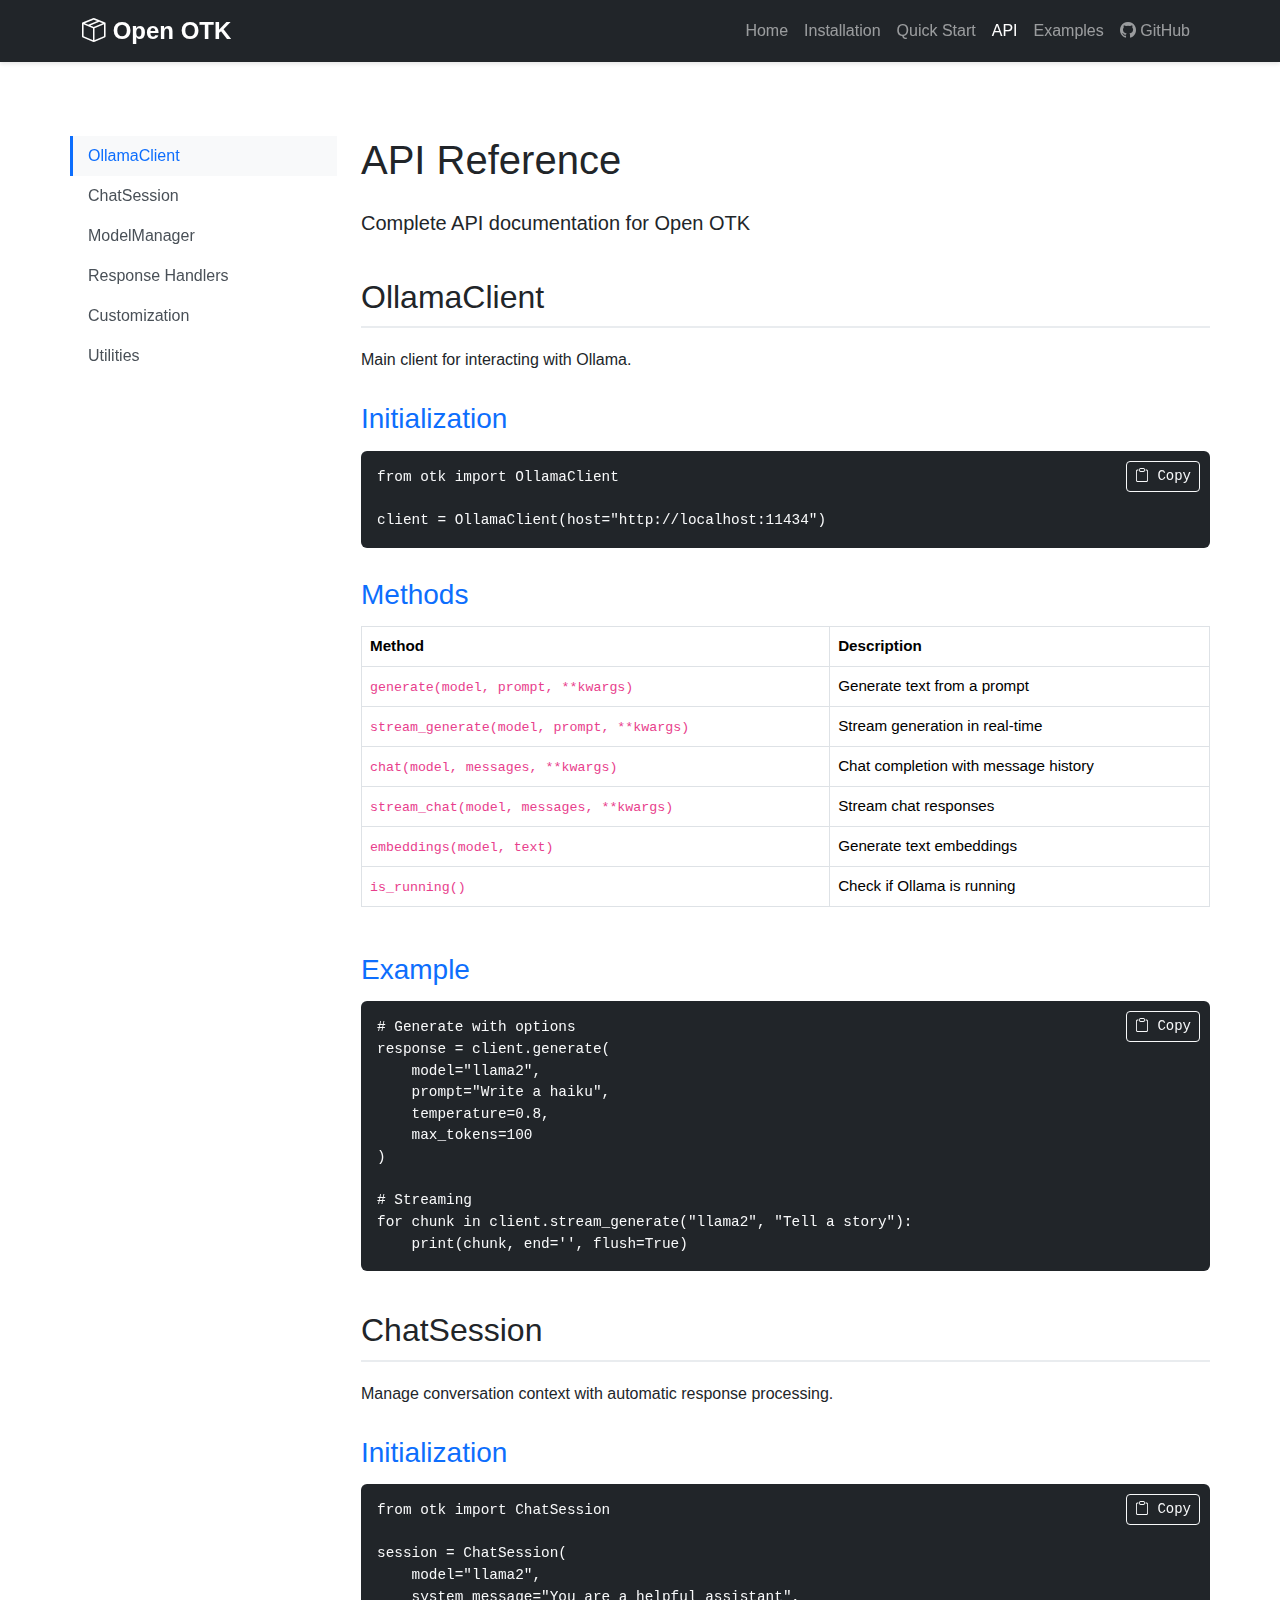
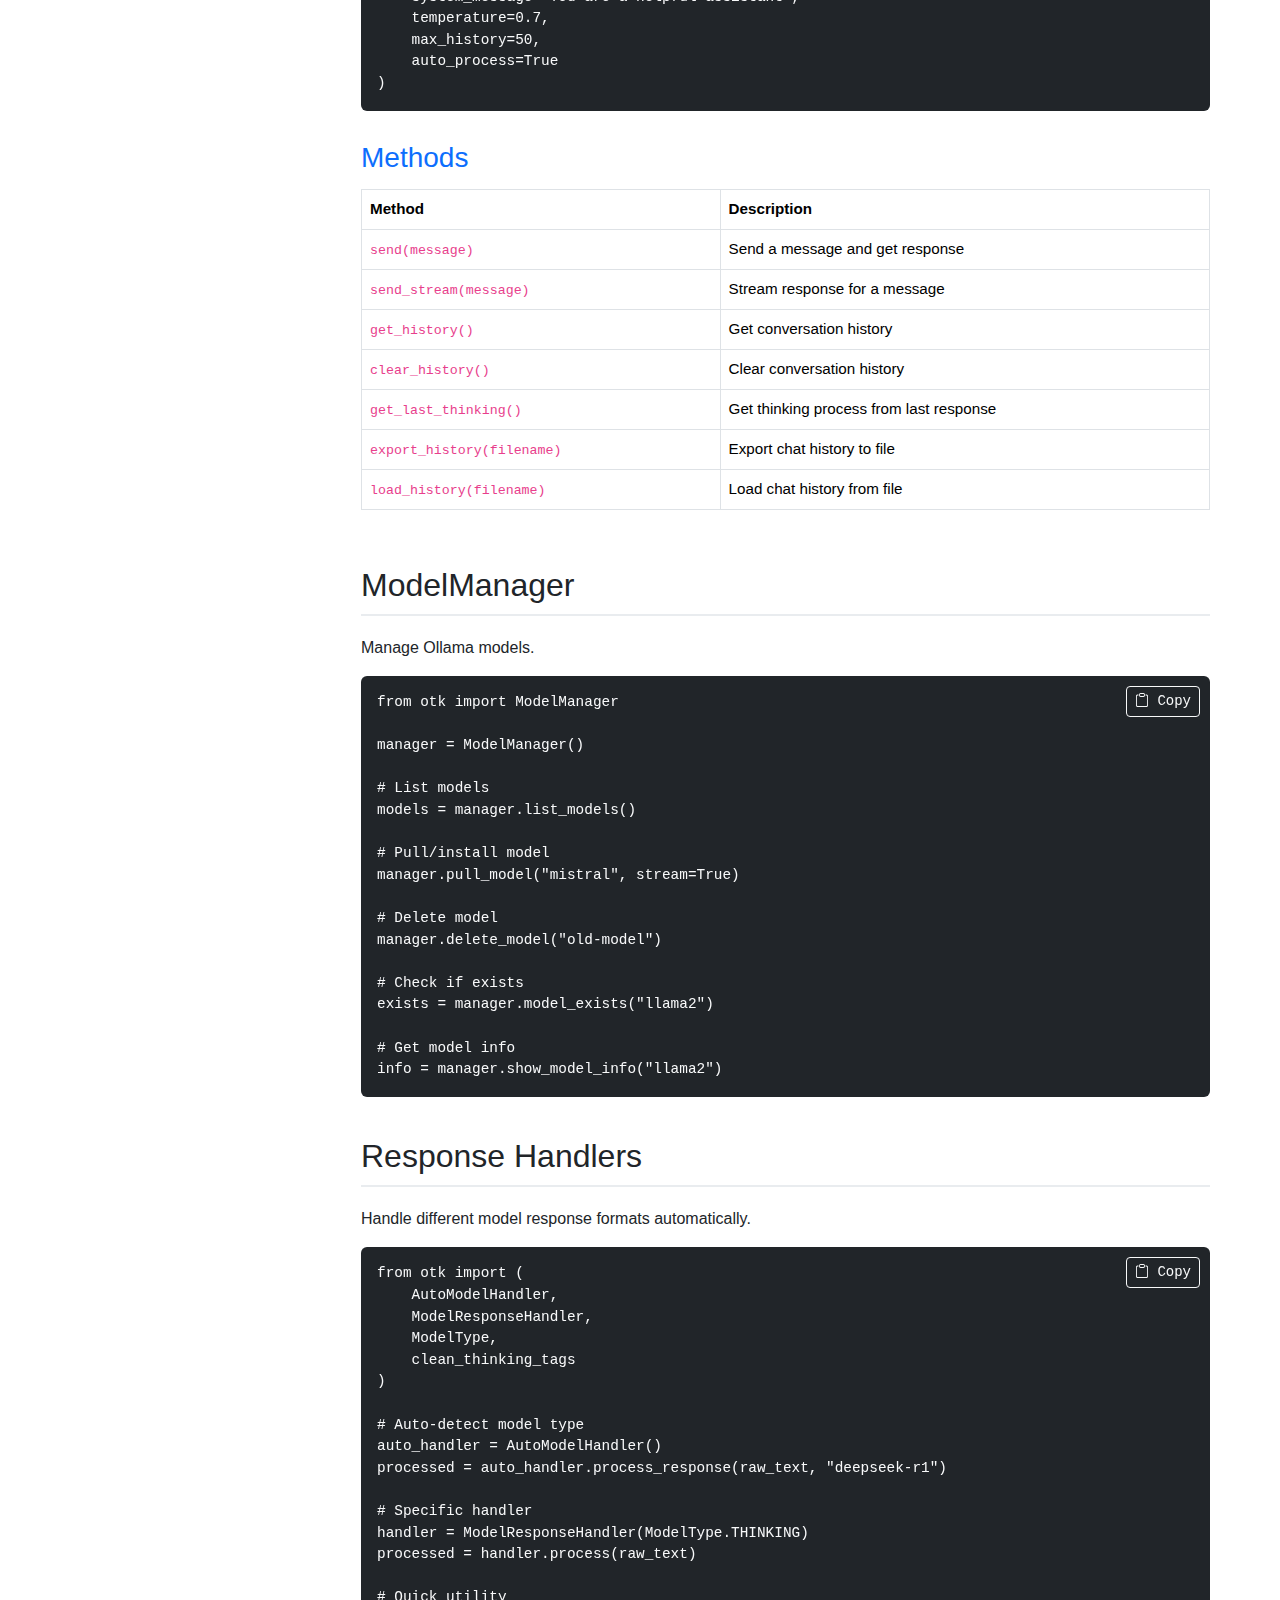
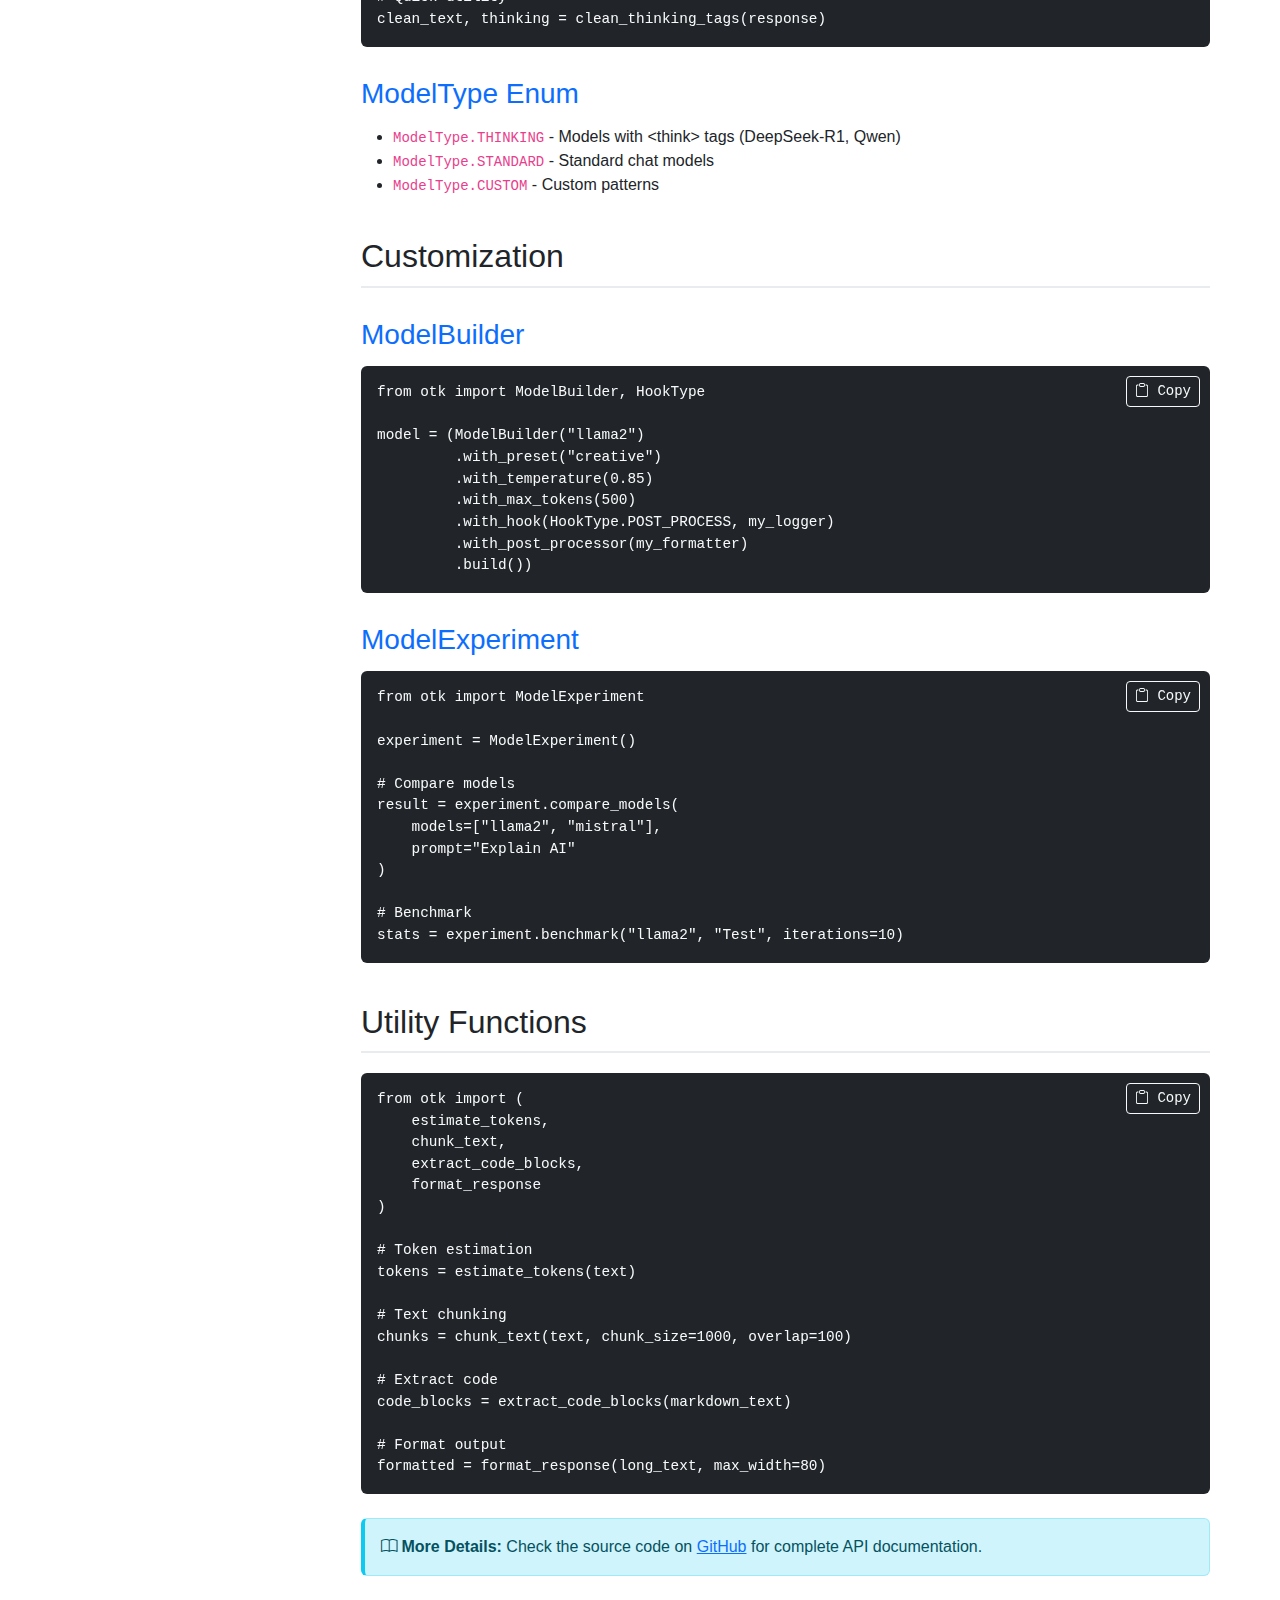
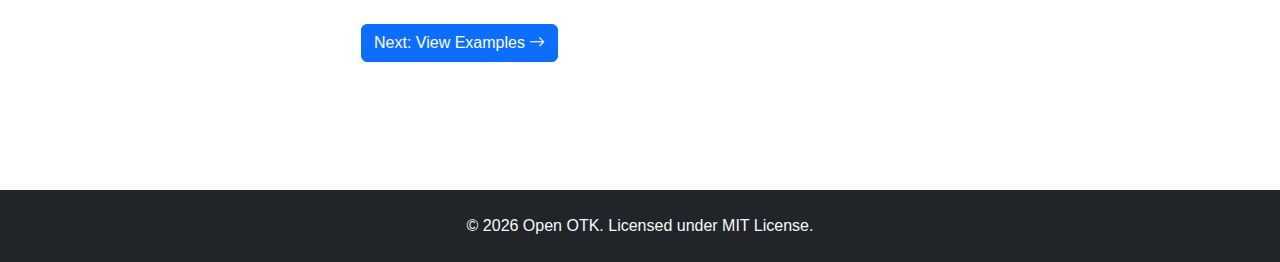
<file: api.html>
<!DOCTYPE html>
<html lang="en">
<head>
    <meta charset="UTF-8">
    <meta name="viewport" content="width=device-width, initial-scale=1.0">
    <title>API Reference - Open OTK</title>
    <link href="https://cdn.jsdelivr.net/npm/bootstrap@5.3.0/dist/css/bootstrap.min.css" rel="stylesheet">
    <link rel="stylesheet" href="https://cdn.jsdelivr.net/npm/bootstrap-icons@1.11.0/font/bootstrap-icons.css">
    <link rel="stylesheet" href="css/style.css">
</head>
<body>
    <nav class="navbar navbar-expand-lg navbar-dark bg-dark fixed-top">
        <div class="container">
            <a class="navbar-brand fw-bold" href="index.html"><i class="bi bi-box-seam"></i> Open OTK</a>
            <button class="navbar-toggler" type="button" data-bs-toggle="collapse" data-bs-target="#navbarNav">
                <span class="navbar-toggler-icon"></span>
            </button>
            <div class="collapse navbar-collapse" id="navbarNav">
                <ul class="navbar-nav ms-auto">
                    <li class="nav-item"><a class="nav-link" href="index.html">Home</a></li>
                    <li class="nav-item"><a class="nav-link" href="installation.html">Installation</a></li>
                    <li class="nav-item"><a class="nav-link" href="quickstart.html">Quick Start</a></li>
                    <li class="nav-item"><a class="nav-link active" href="api.html">API</a></li>
                    <li class="nav-item"><a class="nav-link" href="examples.html">Examples</a></li>
                    <li class="nav-item"><a class="nav-link" href="https://github.com/aiextension/open-otk" target="_blank"><i class="bi bi-github"></i> GitHub</a></li>
                </ul>
            </div>
        </div>
    </nav>

    <div class="container content-section">
        <div class="row">
            <div class="col-lg-3">
                <div class="sidebar">
                    <nav class="nav flex-column">
                        <a class="nav-link active" href="#ollamaclient">OllamaClient</a>
                        <a class="nav-link" href="#chatsession">ChatSession</a>
                        <a class="nav-link" href="#modelmanager">ModelManager</a>
                        <a class="nav-link" href="#response-handlers">Response Handlers</a>
                        <a class="nav-link" href="#customization">Customization</a>
                        <a class="nav-link" href="#utilities">Utilities</a>
                    </nav>
                </div>
            </div>

            <div class="col-lg-9">
                <h1 class="mb-4">API Reference</h1>
                <p class="lead">Complete API documentation for Open OTK</p>

                <section id="ollamaclient">
                    <h2>OllamaClient</h2>
                    <p>Main client for interacting with Ollama.</p>

                    <h3>Initialization</h3>
                    <pre class="bg-dark text-light p-3 rounded"><code>from otk import OllamaClient

client = OllamaClient(host="http://localhost:11434")</code></pre>

                    <h3>Methods</h3>
                    <div class="table-responsive">
                        <table class="table table-bordered">
                            <thead>
                                <tr>
                                    <th>Method</th>
                                    <th>Description</th>
                                </tr>
                            </thead>
                            <tbody>
                                <tr>
                                    <td><code>generate(model, prompt, **kwargs)</code></td>
                                    <td>Generate text from a prompt</td>
                                </tr>
                                <tr>
                                    <td><code>stream_generate(model, prompt, **kwargs)</code></td>
                                    <td>Stream generation in real-time</td>
                                </tr>
                                <tr>
                                    <td><code>chat(model, messages, **kwargs)</code></td>
                                    <td>Chat completion with message history</td>
                                </tr>
                                <tr>
                                    <td><code>stream_chat(model, messages, **kwargs)</code></td>
                                    <td>Stream chat responses</td>
                                </tr>
                                <tr>
                                    <td><code>embeddings(model, text)</code></td>
                                    <td>Generate text embeddings</td>
                                </tr>
                                <tr>
                                    <td><code>is_running()</code></td>
                                    <td>Check if Ollama is running</td>
                                </tr>
                            </tbody>
                        </table>
                    </div>

                    <h3>Example</h3>
                    <pre class="bg-dark text-light p-3 rounded"><code># Generate with options
response = client.generate(
    model="llama2",
    prompt="Write a haiku",
    temperature=0.8,
    max_tokens=100
)

# Streaming
for chunk in client.stream_generate("llama2", "Tell a story"):
    print(chunk, end='', flush=True)</code></pre>
                </section>

                <section id="chatsession">
                    <h2>ChatSession</h2>
                    <p>Manage conversation context with automatic response processing.</p>

                    <h3>Initialization</h3>
                    <pre class="bg-dark text-light p-3 rounded"><code>from otk import ChatSession

session = ChatSession(
    model="llama2",
    system_message="You are a helpful assistant",
    temperature=0.7,
    max_history=50,
    auto_process=True
)</code></pre>

                    <h3>Methods</h3>
                    <div class="table-responsive">
                        <table class="table table-bordered">
                            <thead>
                                <tr>
                                    <th>Method</th>
                                    <th>Description</th>
                                </tr>
                            </thead>
                            <tbody>
                                <tr>
                                    <td><code>send(message)</code></td>
                                    <td>Send a message and get response</td>
                                </tr>
                                <tr>
                                    <td><code>send_stream(message)</code></td>
                                    <td>Stream response for a message</td>
                                </tr>
                                <tr>
                                    <td><code>get_history()</code></td>
                                    <td>Get conversation history</td>
                                </tr>
                                <tr>
                                    <td><code>clear_history()</code></td>
                                    <td>Clear conversation history</td>
                                </tr>
                                <tr>
                                    <td><code>get_last_thinking()</code></td>
                                    <td>Get thinking process from last response</td>
                                </tr>
                                <tr>
                                    <td><code>export_history(filename)</code></td>
                                    <td>Export chat history to file</td>
                                </tr>
                                <tr>
                                    <td><code>load_history(filename)</code></td>
                                    <td>Load chat history from file</td>
                                </tr>
                            </tbody>
                        </table>
                    </div>
                </section>

                <section id="modelmanager">
                    <h2>ModelManager</h2>
                    <p>Manage Ollama models.</p>

                    <pre class="bg-dark text-light p-3 rounded"><code>from otk import ModelManager

manager = ModelManager()

# List models
models = manager.list_models()

# Pull/install model
manager.pull_model("mistral", stream=True)

# Delete model
manager.delete_model("old-model")

# Check if exists
exists = manager.model_exists("llama2")

# Get model info
info = manager.show_model_info("llama2")</code></pre>
                </section>

                <section id="response-handlers">
                    <h2>Response Handlers</h2>
                    <p>Handle different model response formats automatically.</p>

                    <pre class="bg-dark text-light p-3 rounded"><code>from otk import (
    AutoModelHandler,
    ModelResponseHandler,
    ModelType,
    clean_thinking_tags
)

# Auto-detect model type
auto_handler = AutoModelHandler()
processed = auto_handler.process_response(raw_text, "deepseek-r1")

# Specific handler
handler = ModelResponseHandler(ModelType.THINKING)
processed = handler.process(raw_text)

# Quick utility
clean_text, thinking = clean_thinking_tags(response)</code></pre>

                    <h3>ModelType Enum</h3>
                    <ul>
                        <li><code>ModelType.THINKING</code> - Models with &lt;think&gt; tags (DeepSeek-R1, Qwen)</li>
                        <li><code>ModelType.STANDARD</code> - Standard chat models</li>
                        <li><code>ModelType.CUSTOM</code> - Custom patterns</li>
                    </ul>
                </section>

                <section id="customization">
                    <h2>Customization</h2>
                    
                    <h3>ModelBuilder</h3>
                    <pre class="bg-dark text-light p-3 rounded"><code>from otk import ModelBuilder, HookType

model = (ModelBuilder("llama2")
         .with_preset("creative")
         .with_temperature(0.85)
         .with_max_tokens(500)
         .with_hook(HookType.POST_PROCESS, my_logger)
         .with_post_processor(my_formatter)
         .build())</code></pre>

                    <h3>ModelExperiment</h3>
                    <pre class="bg-dark text-light p-3 rounded"><code>from otk import ModelExperiment

experiment = ModelExperiment()

# Compare models
result = experiment.compare_models(
    models=["llama2", "mistral"],
    prompt="Explain AI"
)

# Benchmark
stats = experiment.benchmark("llama2", "Test", iterations=10)</code></pre>
                </section>

                <section id="utilities">
                    <h2>Utility Functions</h2>
                    <pre class="bg-dark text-light p-3 rounded"><code>from otk import (
    estimate_tokens,
    chunk_text,
    extract_code_blocks,
    format_response
)

# Token estimation
tokens = estimate_tokens(text)

# Text chunking
chunks = chunk_text(text, chunk_size=1000, overlap=100)

# Extract code
code_blocks = extract_code_blocks(markdown_text)

# Format output
formatted = format_response(long_text, max_width=80)</code></pre>
                </section>

                <div class="alert alert-info mt-4">
                    <i class="bi bi-book"></i> <strong>More Details:</strong> Check the source code on <a href="https://github.com/aiextension/open-otk" target="_blank">GitHub</a> for complete API documentation.
                </div>

                <div class="mt-5">
                    <a href="examples.html" class="btn btn-primary">
                        Next: View Examples <i class="bi bi-arrow-right"></i>
                    </a>
                </div>
            </div>
        </div>
    </div>

    <footer class="bg-dark text-light py-4 mt-5">
        <div class="container text-center">
            <p class="mb-0">&copy; 2026 Open OTK. Licensed under MIT License.</p>
        </div>
    </footer>

    <script src="https://cdn.jsdelivr.net/npm/bootstrap@5.3.0/dist/js/bootstrap.bundle.min.js"></script>
    <script src="js/script.js"></script>
</body>
</html>
</file>
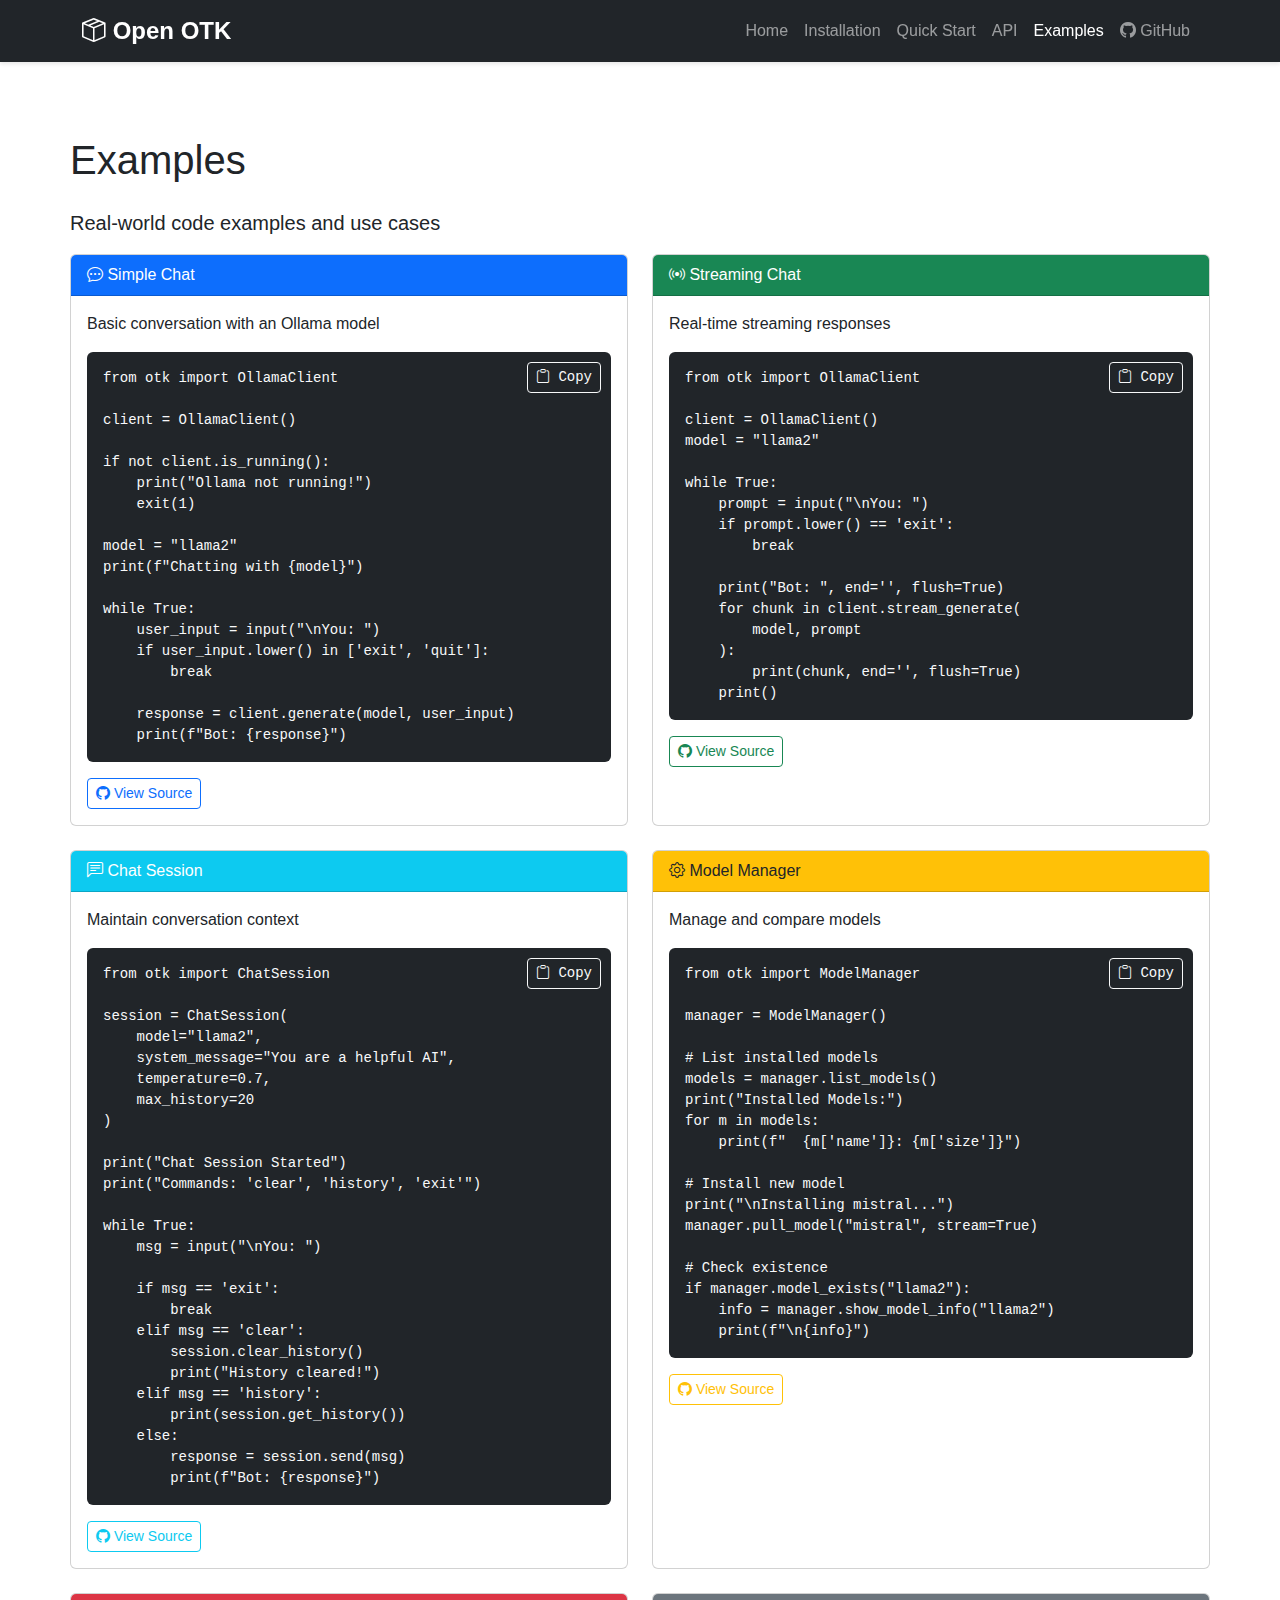
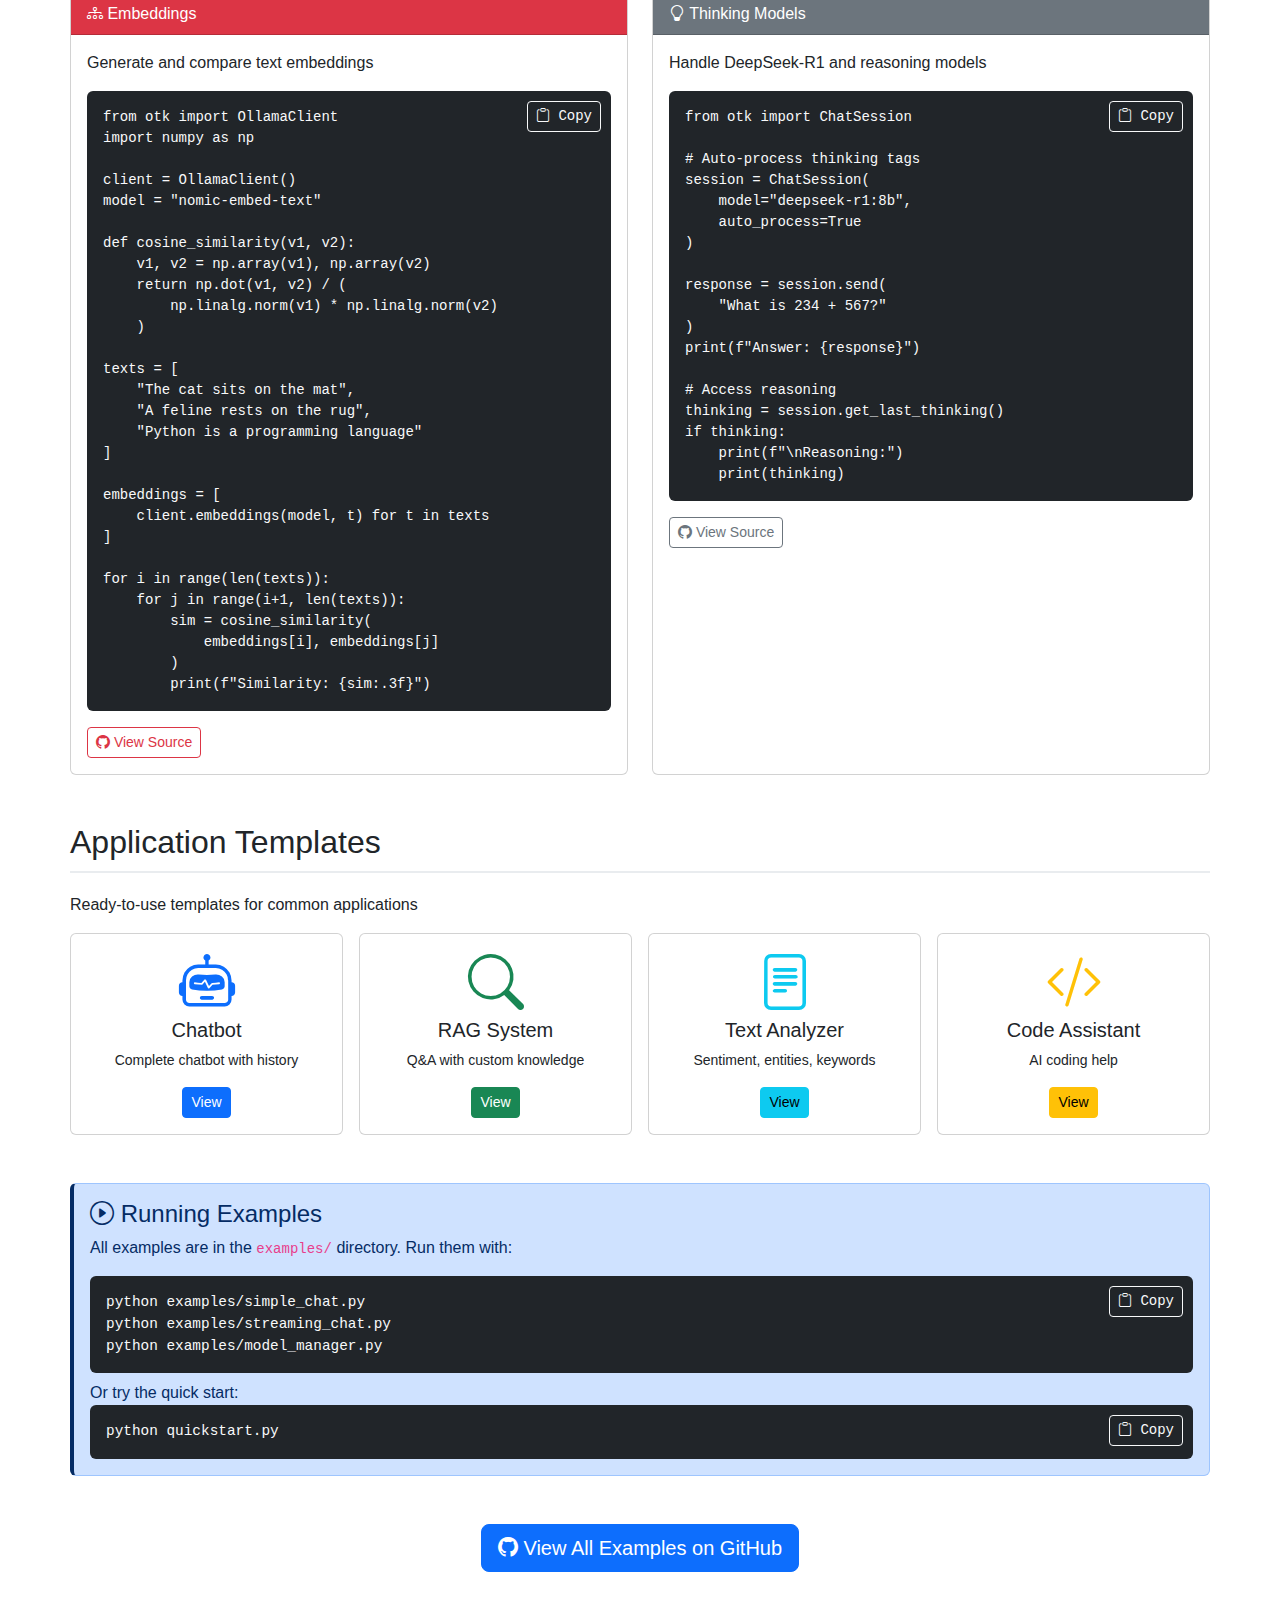
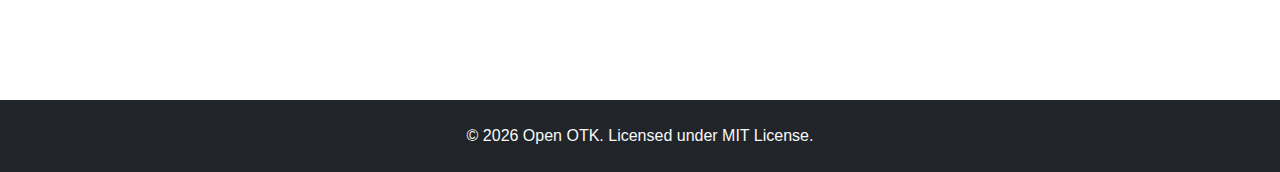
<file: examples.html>
<!DOCTYPE html>
<html lang="en">
<head>
    <meta charset="UTF-8">
    <meta name="viewport" content="width=device-width, initial-scale=1.0">
    <title>Examples - Open OTK</title>
    <link href="https://cdn.jsdelivr.net/npm/bootstrap@5.3.0/dist/css/bootstrap.min.css" rel="stylesheet">
    <link rel="stylesheet" href="https://cdn.jsdelivr.net/npm/bootstrap-icons@1.11.0/font/bootstrap-icons.css">
    <link rel="stylesheet" href="css/style.css">
</head>
<body>
    <nav class="navbar navbar-expand-lg navbar-dark bg-dark fixed-top">
        <div class="container">
            <a class="navbar-brand fw-bold" href="index.html"><i class="bi bi-box-seam"></i> Open OTK</a>
            <button class="navbar-toggler" type="button" data-bs-toggle="collapse" data-bs-target="#navbarNav">
                <span class="navbar-toggler-icon"></span>
            </button>
            <div class="collapse navbar-collapse" id="navbarNav">
                <ul class="navbar-nav ms-auto">
                    <li class="nav-item"><a class="nav-link" href="index.html">Home</a></li>
                    <li class="nav-item"><a class="nav-link" href="installation.html">Installation</a></li>
                    <li class="nav-item"><a class="nav-link" href="quickstart.html">Quick Start</a></li>
                    <li class="nav-item"><a class="nav-link" href="api.html">API</a></li>
                    <li class="nav-item"><a class="nav-link active" href="examples.html">Examples</a></li>
                    <li class="nav-item"><a class="nav-link" href="https://github.com/aiextension/open-otk" target="_blank"><i class="bi bi-github"></i> GitHub</a></li>
                </ul>
            </div>
        </div>
    </nav>

    <div class="container content-section">
        <h1 class="mb-4">Examples</h1>
        <p class="lead">Real-world code examples and use cases</p>

        <div class="row g-4">
            <!-- Simple Chat -->
            <div class="col-lg-6">
                <div class="card h-100">
                    <div class="card-header bg-primary text-white">
                        <i class="bi bi-chat-dots"></i> Simple Chat
                    </div>
                    <div class="card-body">
                        <p class="card-text">Basic conversation with an Ollama model</p>
                        <pre class="bg-dark text-light p-3 rounded small"><code>from otk import OllamaClient

client = OllamaClient()

if not client.is_running():
    print("Ollama not running!")
    exit(1)

model = "llama2"
print(f"Chatting with {model}")

while True:
    user_input = input("\nYou: ")
    if user_input.lower() in ['exit', 'quit']:
        break
    
    response = client.generate(model, user_input)
    print(f"Bot: {response}")</code></pre>
                        <a href="https://github.com/aiextension/open-otk/blob/main/examples/simple_chat.py" class="btn btn-sm btn-outline-primary" target="_blank">
                            <i class="bi bi-github"></i> View Source
                        </a>
                    </div>
                </div>
            </div>

            <!-- Streaming Chat -->
            <div class="col-lg-6">
                <div class="card h-100">
                    <div class="card-header bg-success text-white">
                        <i class="bi bi-broadcast"></i> Streaming Chat
                    </div>
                    <div class="card-body">
                        <p class="card-text">Real-time streaming responses</p>
                        <pre class="bg-dark text-light p-3 rounded small"><code>from otk import OllamaClient

client = OllamaClient()
model = "llama2"

while True:
    prompt = input("\nYou: ")
    if prompt.lower() == 'exit':
        break
    
    print("Bot: ", end='', flush=True)
    for chunk in client.stream_generate(
        model, prompt
    ):
        print(chunk, end='', flush=True)
    print()</code></pre>
                        <a href="https://github.com/aiextension/open-otk/blob/main/examples/streaming_chat.py" class="btn btn-sm btn-outline-success" target="_blank">
                            <i class="bi bi-github"></i> View Source
                        </a>
                    </div>
                </div>
            </div>

            <!-- Chat Session -->
            <div class="col-lg-6">
                <div class="card h-100">
                    <div class="card-header bg-info text-white">
                        <i class="bi bi-chat-left-text"></i> Chat Session
                    </div>
                    <div class="card-body">
                        <p class="card-text">Maintain conversation context</p>
                        <pre class="bg-dark text-light p-3 rounded small"><code>from otk import ChatSession

session = ChatSession(
    model="llama2",
    system_message="You are a helpful AI",
    temperature=0.7,
    max_history=20
)

print("Chat Session Started")
print("Commands: 'clear', 'history', 'exit'")

while True:
    msg = input("\nYou: ")
    
    if msg == 'exit':
        break
    elif msg == 'clear':
        session.clear_history()
        print("History cleared!")
    elif msg == 'history':
        print(session.get_history())
    else:
        response = session.send(msg)
        print(f"Bot: {response}")</code></pre>
                        <a href="https://github.com/aiextension/open-otk/blob/main/examples/chat_session.py" class="btn btn-sm btn-outline-info" target="_blank">
                            <i class="bi bi-github"></i> View Source
                        </a>
                    </div>
                </div>
            </div>

            <!-- Model Manager -->
            <div class="col-lg-6">
                <div class="card h-100">
                    <div class="card-header bg-warning text-dark">
                        <i class="bi bi-gear"></i> Model Manager
                    </div>
                    <div class="card-body">
                        <p class="card-text">Manage and compare models</p>
                        <pre class="bg-dark text-light p-3 rounded small"><code>from otk import ModelManager

manager = ModelManager()

# List installed models
models = manager.list_models()
print("Installed Models:")
for m in models:
    print(f"  {m['name']}: {m['size']}")

# Install new model
print("\nInstalling mistral...")
manager.pull_model("mistral", stream=True)

# Check existence
if manager.model_exists("llama2"):
    info = manager.show_model_info("llama2")
    print(f"\n{info}")</code></pre>
                        <a href="https://github.com/aiextension/open-otk/blob/main/examples/model_manager.py" class="btn btn-sm btn-outline-warning" target="_blank">
                            <i class="bi bi-github"></i> View Source
                        </a>
                    </div>
                </div>
            </div>

            <!-- Embeddings -->
            <div class="col-lg-6">
                <div class="card h-100">
                    <div class="card-header bg-danger text-white">
                        <i class="bi bi-diagram-3"></i> Embeddings
                    </div>
                    <div class="card-body">
                        <p class="card-text">Generate and compare text embeddings</p>
                        <pre class="bg-dark text-light p-3 rounded small"><code>from otk import OllamaClient
import numpy as np

client = OllamaClient()
model = "nomic-embed-text"

def cosine_similarity(v1, v2):
    v1, v2 = np.array(v1), np.array(v2)
    return np.dot(v1, v2) / (
        np.linalg.norm(v1) * np.linalg.norm(v2)
    )

texts = [
    "The cat sits on the mat",
    "A feline rests on the rug",
    "Python is a programming language"
]

embeddings = [
    client.embeddings(model, t) for t in texts
]

for i in range(len(texts)):
    for j in range(i+1, len(texts)):
        sim = cosine_similarity(
            embeddings[i], embeddings[j]
        )
        print(f"Similarity: {sim:.3f}")</code></pre>
                        <a href="https://github.com/aiextension/open-otk/blob/main/examples/embeddings.py" class="btn btn-sm btn-outline-danger" target="_blank">
                            <i class="bi bi-github"></i> View Source
                        </a>
                    </div>
                </div>
            </div>

            <!-- Thinking Models -->
            <div class="col-lg-6">
                <div class="card h-100">
                    <div class="card-header bg-secondary text-white">
                        <i class="bi bi-lightbulb"></i> Thinking Models
                    </div>
                    <div class="card-body">
                        <p class="card-text">Handle DeepSeek-R1 and reasoning models</p>
                        <pre class="bg-dark text-light p-3 rounded small"><code>from otk import ChatSession

# Auto-process thinking tags
session = ChatSession(
    model="deepseek-r1:8b",
    auto_process=True
)

response = session.send(
    "What is 234 + 567?"
)
print(f"Answer: {response}")

# Access reasoning
thinking = session.get_last_thinking()
if thinking:
    print(f"\nReasoning:")
    print(thinking)</code></pre>
                        <a href="https://github.com/aiextension/open-otk/blob/main/examples/advanced_model_handling.py" class="btn btn-sm btn-outline-secondary" target="_blank">
                            <i class="bi bi-github"></i> View Source
                        </a>
                    </div>
                </div>
            </div>
        </div>

        <!-- Templates Section -->
        <section class="mt-5">
            <h2>Application Templates</h2>
            <p>Ready-to-use templates for common applications</p>
            
            <div class="row g-3">
                <div class="col-md-3">
                    <div class="card text-center">
                        <div class="card-body">
                            <i class="bi bi-robot display-4 text-primary mb-3"></i>
                            <h5 class="card-title">Chatbot</h5>
                            <p class="card-text small">Complete chatbot with history</p>
                            <a href="https://github.com/aiextension/open-otk/tree/main/templates/chatbot" class="btn btn-sm btn-primary" target="_blank">View</a>
                        </div>
                    </div>
                </div>
                <div class="col-md-3">
                    <div class="card text-center">
                        <div class="card-body">
                            <i class="bi bi-search display-4 text-success mb-3"></i>
                            <h5 class="card-title">RAG System</h5>
                            <p class="card-text small">Q&A with custom knowledge</p>
                            <a href="https://github.com/aiextension/open-otk/tree/main/templates/rag_system" class="btn btn-sm btn-success" target="_blank">View</a>
                        </div>
                    </div>
                </div>
                <div class="col-md-3">
                    <div class="card text-center">
                        <div class="card-body">
                            <i class="bi bi-file-text display-4 text-info mb-3"></i>
                            <h5 class="card-title">Text Analyzer</h5>
                            <p class="card-text small">Sentiment, entities, keywords</p>
                            <a href="https://github.com/aiextension/open-otk/tree/main/templates/text_analyzer" class="btn btn-sm btn-info" target="_blank">View</a>
                        </div>
                    </div>
                </div>
                <div class="col-md-3">
                    <div class="card text-center">
                        <div class="card-body">
                            <i class="bi bi-code-slash display-4 text-warning mb-3"></i>
                            <h5 class="card-title">Code Assistant</h5>
                            <p class="card-text small">AI coding help</p>
                            <a href="https://github.com/aiextension/open-otk/tree/main/templates/code_assistant" class="btn btn-sm btn-warning" target="_blank">View</a>
                        </div>
                    </div>
                </div>
            </div>
        </section>

        <!-- Run Examples -->
        <section class="mt-5">
            <div class="alert alert-primary">
                <h4><i class="bi bi-play-circle"></i> Running Examples</h4>
                <p>All examples are in the <code>examples/</code> directory. Run them with:</p>
                <pre class="bg-dark text-light p-3 rounded mb-2"><code>python examples/simple_chat.py
python examples/streaming_chat.py
python examples/model_manager.py</code></pre>
                <p class="mb-0">Or try the quick start:</p>
                <pre class="bg-dark text-light p-3 rounded mb-0"><code>python quickstart.py</code></pre>
            </div>
        </section>

        <div class="text-center mt-5">
            <a href="https://github.com/aiextension/open-otk/tree/main/examples" class="btn btn-lg btn-primary" target="_blank">
                <i class="bi bi-github"></i> View All Examples on GitHub
            </a>
        </div>
    </div>

    <footer class="bg-dark text-light py-4 mt-5">
        <div class="container text-center">
            <p class="mb-0">&copy; 2026 Open OTK. Licensed under MIT License.</p>
        </div>
    </footer>

    <script src="https://cdn.jsdelivr.net/npm/bootstrap@5.3.0/dist/js/bootstrap.bundle.min.js"></script>
    <script src="js/script.js"></script>
</body>
</html>
</file>
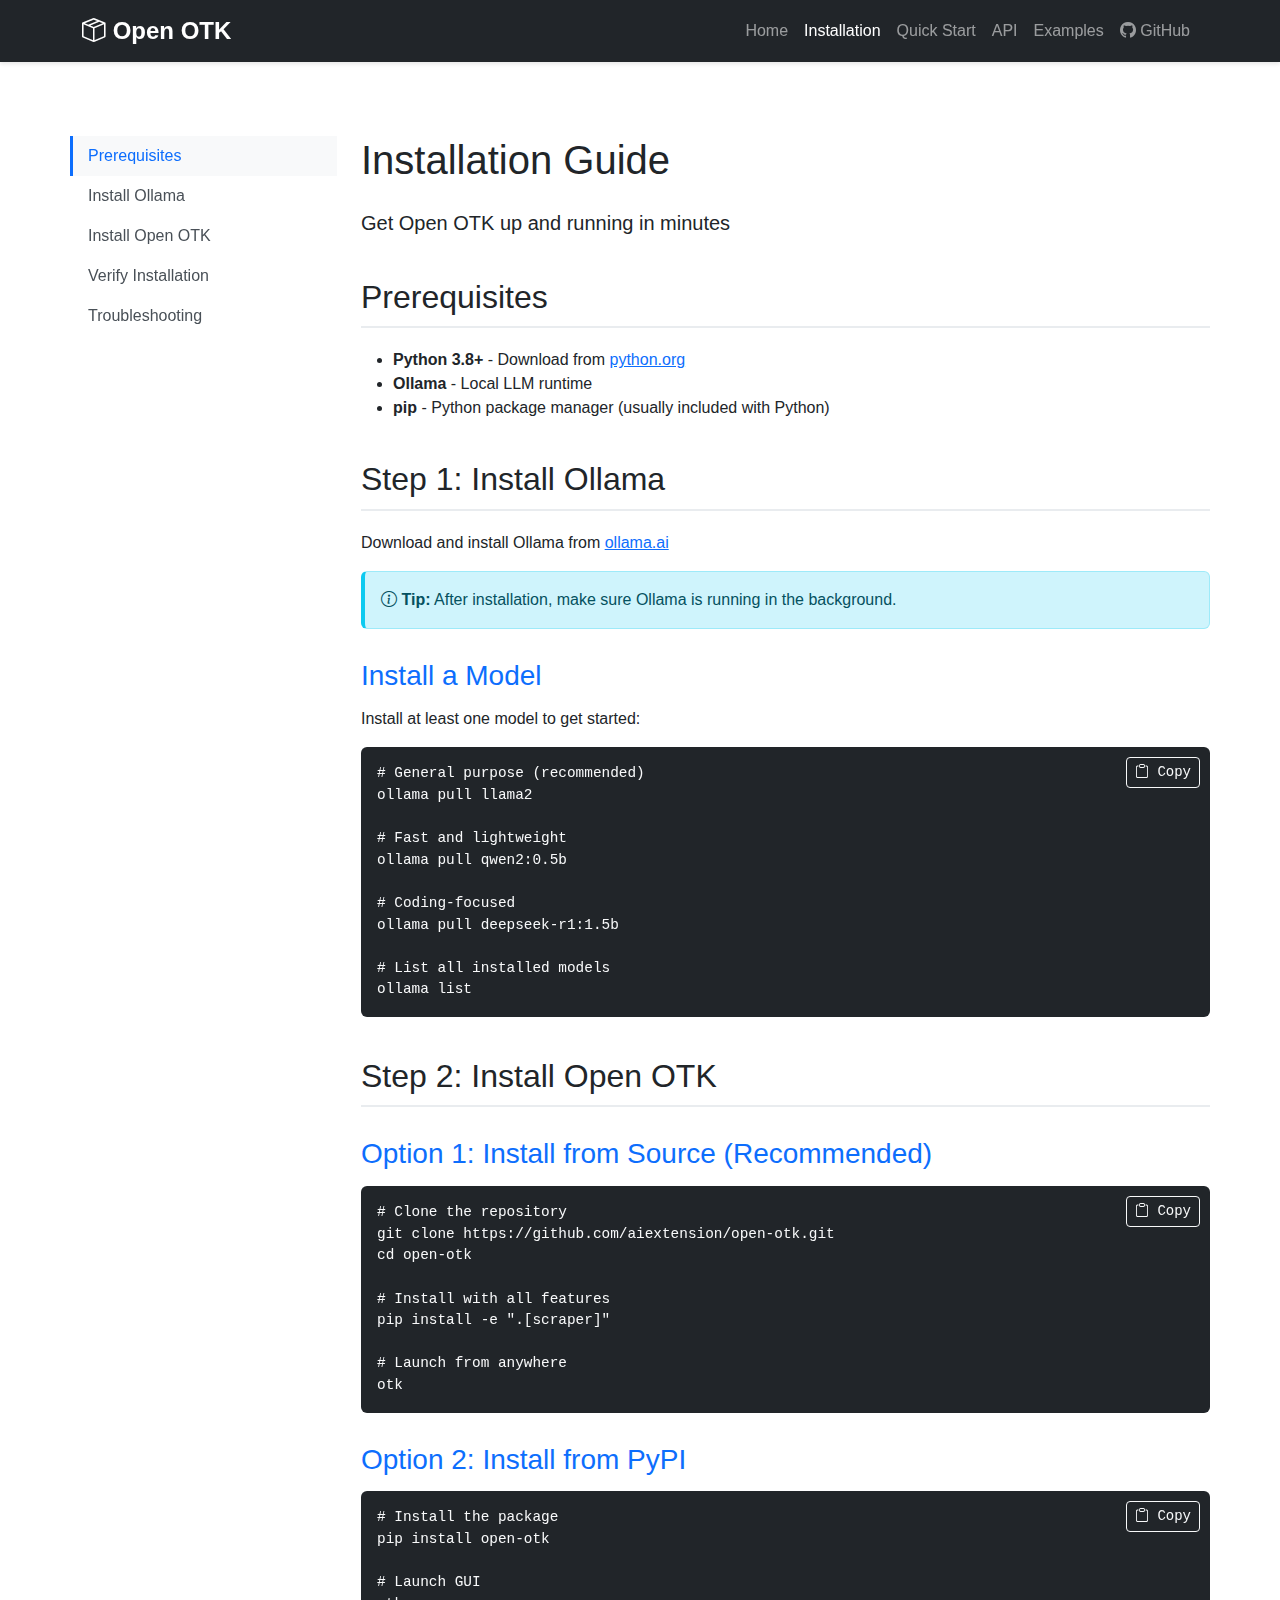
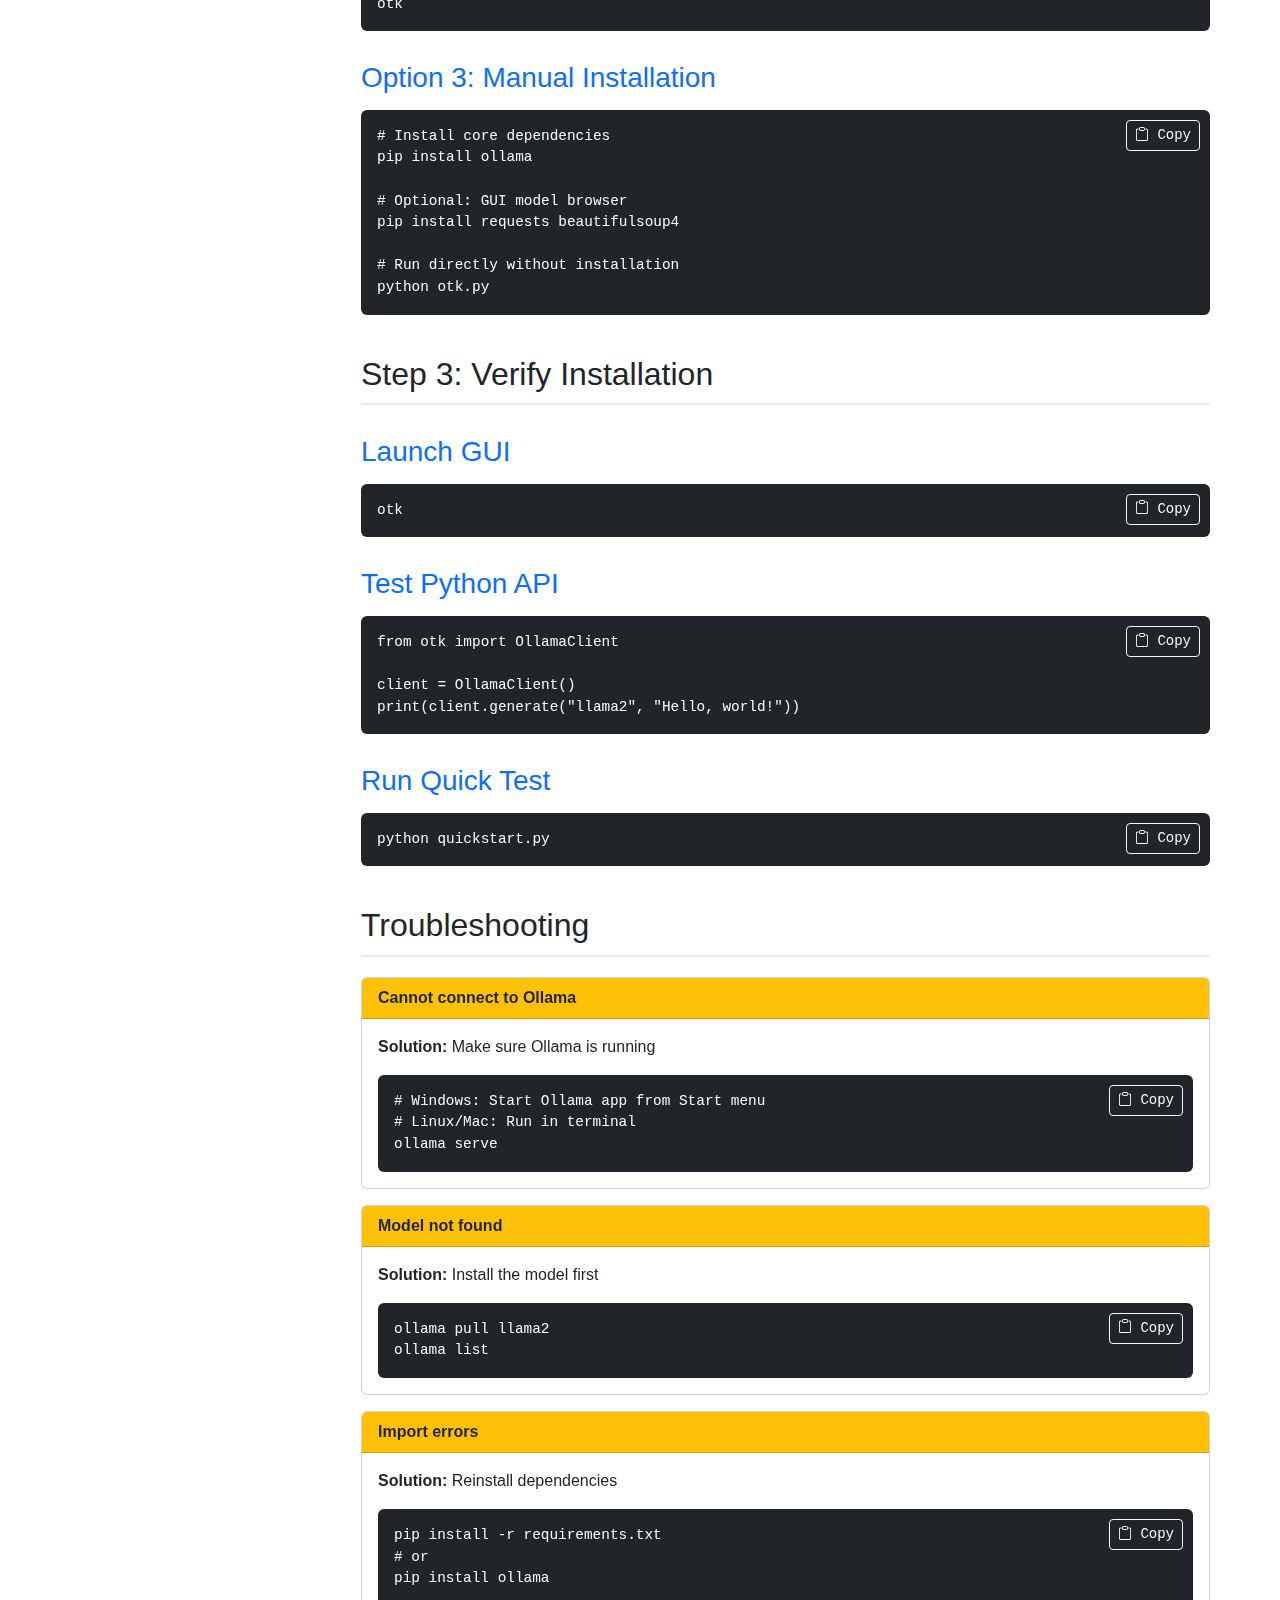
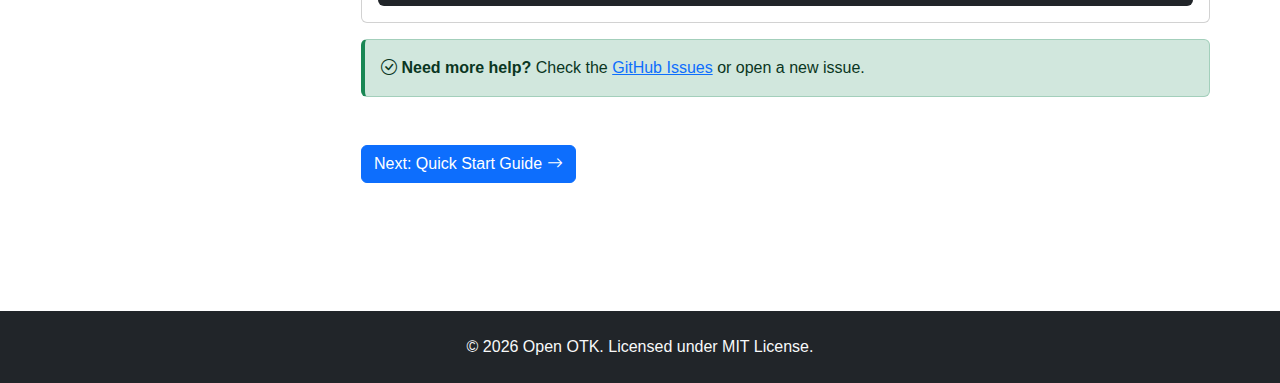
<file: installation.html>
<!DOCTYPE html>
<html lang="en">
<head>
    <meta charset="UTF-8">
    <meta name="viewport" content="width=device-width, initial-scale=1.0">
    <title>Installation - Open OTK</title>
    <link href="https://cdn.jsdelivr.net/npm/bootstrap@5.3.0/dist/css/bootstrap.min.css" rel="stylesheet">
    <link rel="stylesheet" href="https://cdn.jsdelivr.net/npm/bootstrap-icons@1.11.0/font/bootstrap-icons.css">
    <link rel="stylesheet" href="css/style.css">
</head>
<body>
    <!-- Navigation -->
    <nav class="navbar navbar-expand-lg navbar-dark bg-dark fixed-top">
        <div class="container">
            <a class="navbar-brand fw-bold" href="index.html">
                <i class="bi bi-box-seam"></i> Open OTK
            </a>
            <button class="navbar-toggler" type="button" data-bs-toggle="collapse" data-bs-target="#navbarNav">
                <span class="navbar-toggler-icon"></span>
            </button>
            <div class="collapse navbar-collapse" id="navbarNav">
                <ul class="navbar-nav ms-auto">
                    <li class="nav-item">
                        <a class="nav-link" href="index.html">Home</a>
                    </li>
                    <li class="nav-item">
                        <a class="nav-link active" href="installation.html">Installation</a>
                    </li>
                    <li class="nav-item">
                        <a class="nav-link" href="quickstart.html">Quick Start</a>
                    </li>
                    <li class="nav-item">
                        <a class="nav-link" href="api.html">API</a>
                    </li>
                    <li class="nav-item">
                        <a class="nav-link" href="examples.html">Examples</a>
                    </li>
                    <li class="nav-item">
                        <a class="nav-link" href="https://github.com/aiextension/open-otk" target="_blank">
                            <i class="bi bi-github"></i> GitHub
                        </a>
                    </li>
                </ul>
            </div>
        </div>
    </nav>

    <!-- Content -->
    <div class="container content-section">
        <div class="row">
            <!-- Sidebar -->
            <div class="col-lg-3">
                <div class="sidebar">
                    <nav class="nav flex-column">
                        <a class="nav-link active" href="#prerequisites">Prerequisites</a>
                        <a class="nav-link" href="#install-ollama">Install Ollama</a>
                        <a class="nav-link" href="#install-otk">Install Open OTK</a>
                        <a class="nav-link" href="#verify">Verify Installation</a>
                        <a class="nav-link" href="#troubleshooting">Troubleshooting</a>
                    </nav>
                </div>
            </div>

            <!-- Main Content -->
            <div class="col-lg-9">
                <h1 class="mb-4">Installation Guide</h1>
                <p class="lead">Get Open OTK up and running in minutes</p>

                <section id="prerequisites">
                    <h2>Prerequisites</h2>
                    <ul>
                        <li><strong>Python 3.8+</strong> - Download from <a href="https://www.python.org/downloads/" target="_blank">python.org</a></li>
                        <li><strong>Ollama</strong> - Local LLM runtime</li>
                        <li><strong>pip</strong> - Python package manager (usually included with Python)</li>
                    </ul>
                </section>

                <section id="install-ollama">
                    <h2>Step 1: Install Ollama</h2>
                    <p>Download and install Ollama from <a href="https://ollama.ai" target="_blank">ollama.ai</a></p>
                    
                    <div class="alert alert-info">
                        <i class="bi bi-info-circle"></i> <strong>Tip:</strong> After installation, make sure Ollama is running in the background.
                    </div>

                    <h3>Install a Model</h3>
                    <p>Install at least one model to get started:</p>
                    <pre class="bg-dark text-light p-3 rounded"><code># General purpose (recommended)
ollama pull llama2

# Fast and lightweight
ollama pull qwen2:0.5b

# Coding-focused
ollama pull deepseek-r1:1.5b

# List all installed models
ollama list</code></pre>
                </section>

                <section id="install-otk">
                    <h2>Step 2: Install Open OTK</h2>
                    
                    <h3>Option 1: Install from Source (Recommended)</h3>
                    <pre class="bg-dark text-light p-3 rounded"><code># Clone the repository
git clone https://github.com/aiextension/open-otk.git
cd open-otk

# Install with all features
pip install -e ".[scraper]"

# Launch from anywhere
otk</code></pre>

                    <h3>Option 2: Install from PyPI</h3>
                    <pre class="bg-dark text-light p-3 rounded"><code># Install the package
pip install open-otk

# Launch GUI
otk</code></pre>

                    <h3>Option 3: Manual Installation</h3>
                    <pre class="bg-dark text-light p-3 rounded"><code># Install core dependencies
pip install ollama

# Optional: GUI model browser
pip install requests beautifulsoup4

# Run directly without installation
python otk.py</code></pre>
                </section>

                <section id="verify">
                    <h2>Step 3: Verify Installation</h2>
                    
                    <h3>Launch GUI</h3>
                    <pre class="bg-dark text-light p-3 rounded"><code>otk</code></pre>

                    <h3>Test Python API</h3>
                    <pre class="bg-dark text-light p-3 rounded"><code>from otk import OllamaClient

client = OllamaClient()
print(client.generate("llama2", "Hello, world!"))
</code></pre>

                    <h3>Run Quick Test</h3>
                    <pre class="bg-dark text-light p-3 rounded"><code>python quickstart.py</code></pre>
                </section>

                <section id="troubleshooting">
                    <h2>Troubleshooting</h2>
                    
                    <div class="card mb-3">
                        <div class="card-header bg-warning text-dark">
                            <strong>Cannot connect to Ollama</strong>
                        </div>
                        <div class="card-body">
                            <p><strong>Solution:</strong> Make sure Ollama is running</p>
                            <pre class="bg-dark text-light p-3 rounded mb-0"><code># Windows: Start Ollama app from Start menu
# Linux/Mac: Run in terminal
ollama serve</code></pre>
                        </div>
                    </div>

                    <div class="card mb-3">
                        <div class="card-header bg-warning text-dark">
                            <strong>Model not found</strong>
                        </div>
                        <div class="card-body">
                            <p><strong>Solution:</strong> Install the model first</p>
                            <pre class="bg-dark text-light p-3 rounded mb-0"><code>ollama pull llama2
ollama list</code></pre>
                        </div>
                    </div>

                    <div class="card mb-3">
                        <div class="card-header bg-warning text-dark">
                            <strong>Import errors</strong>
                        </div>
                        <div class="card-body">
                            <p><strong>Solution:</strong> Reinstall dependencies</p>
                            <pre class="bg-dark text-light p-3 rounded mb-0"><code>pip install -r requirements.txt
# or
pip install ollama</code></pre>
                        </div>
                    </div>

                    <div class="alert alert-success">
                        <i class="bi bi-check-circle"></i> <strong>Need more help?</strong> Check the <a href="https://github.com/aiextension/open-otk/issues" target="_blank">GitHub Issues</a> or open a new issue.
                    </div>
                </section>

                <div class="mt-5">
                    <a href="quickstart.html" class="btn btn-primary">
                        Next: Quick Start Guide <i class="bi bi-arrow-right"></i>
                    </a>
                </div>
            </div>
        </div>
    </div>

    <!-- Footer -->
    <footer class="bg-dark text-light py-4 mt-5">
        <div class="container text-center">
            <p class="mb-0">&copy; 2026 Open OTK. Licensed under MIT License.</p>
        </div>
    </footer>

    <script src="https://cdn.jsdelivr.net/npm/bootstrap@5.3.0/dist/js/bootstrap.bundle.min.js"></script>
    <script src="js/script.js"></script>
</body>
</html>
</file>
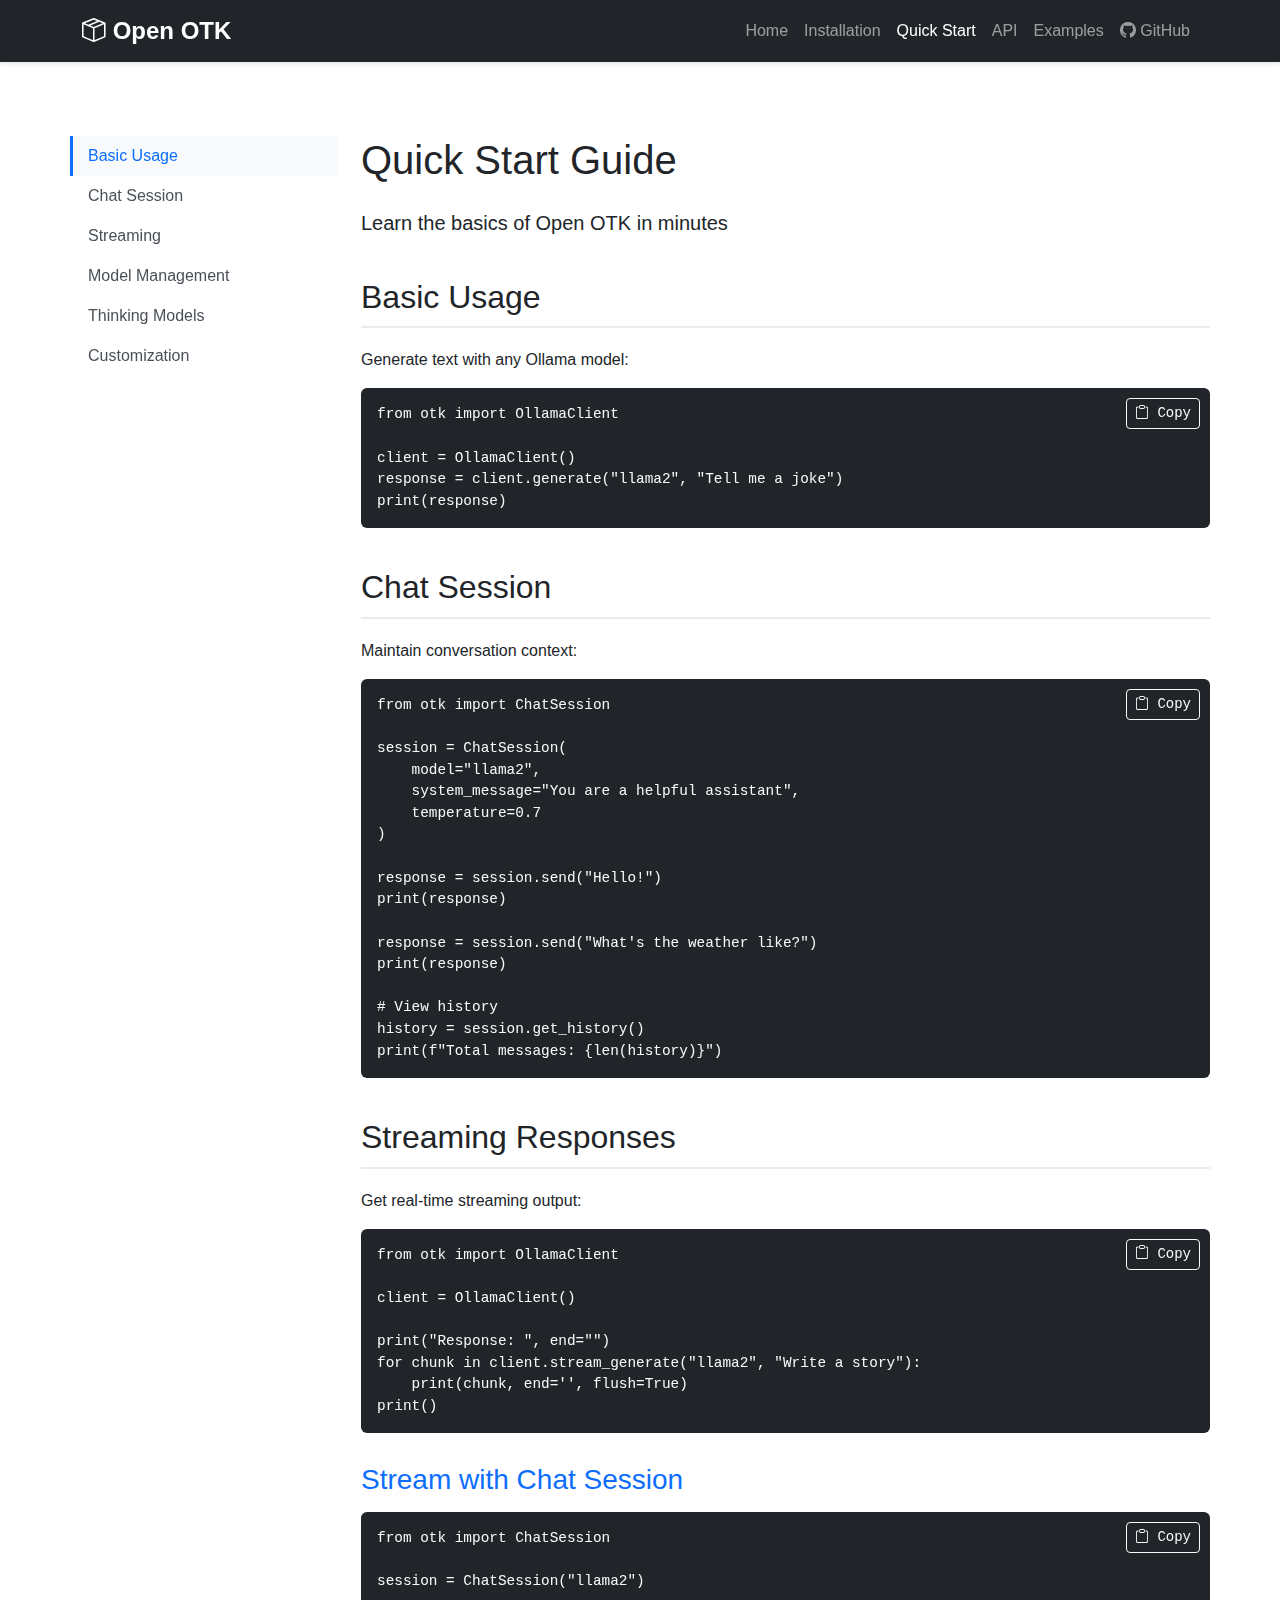
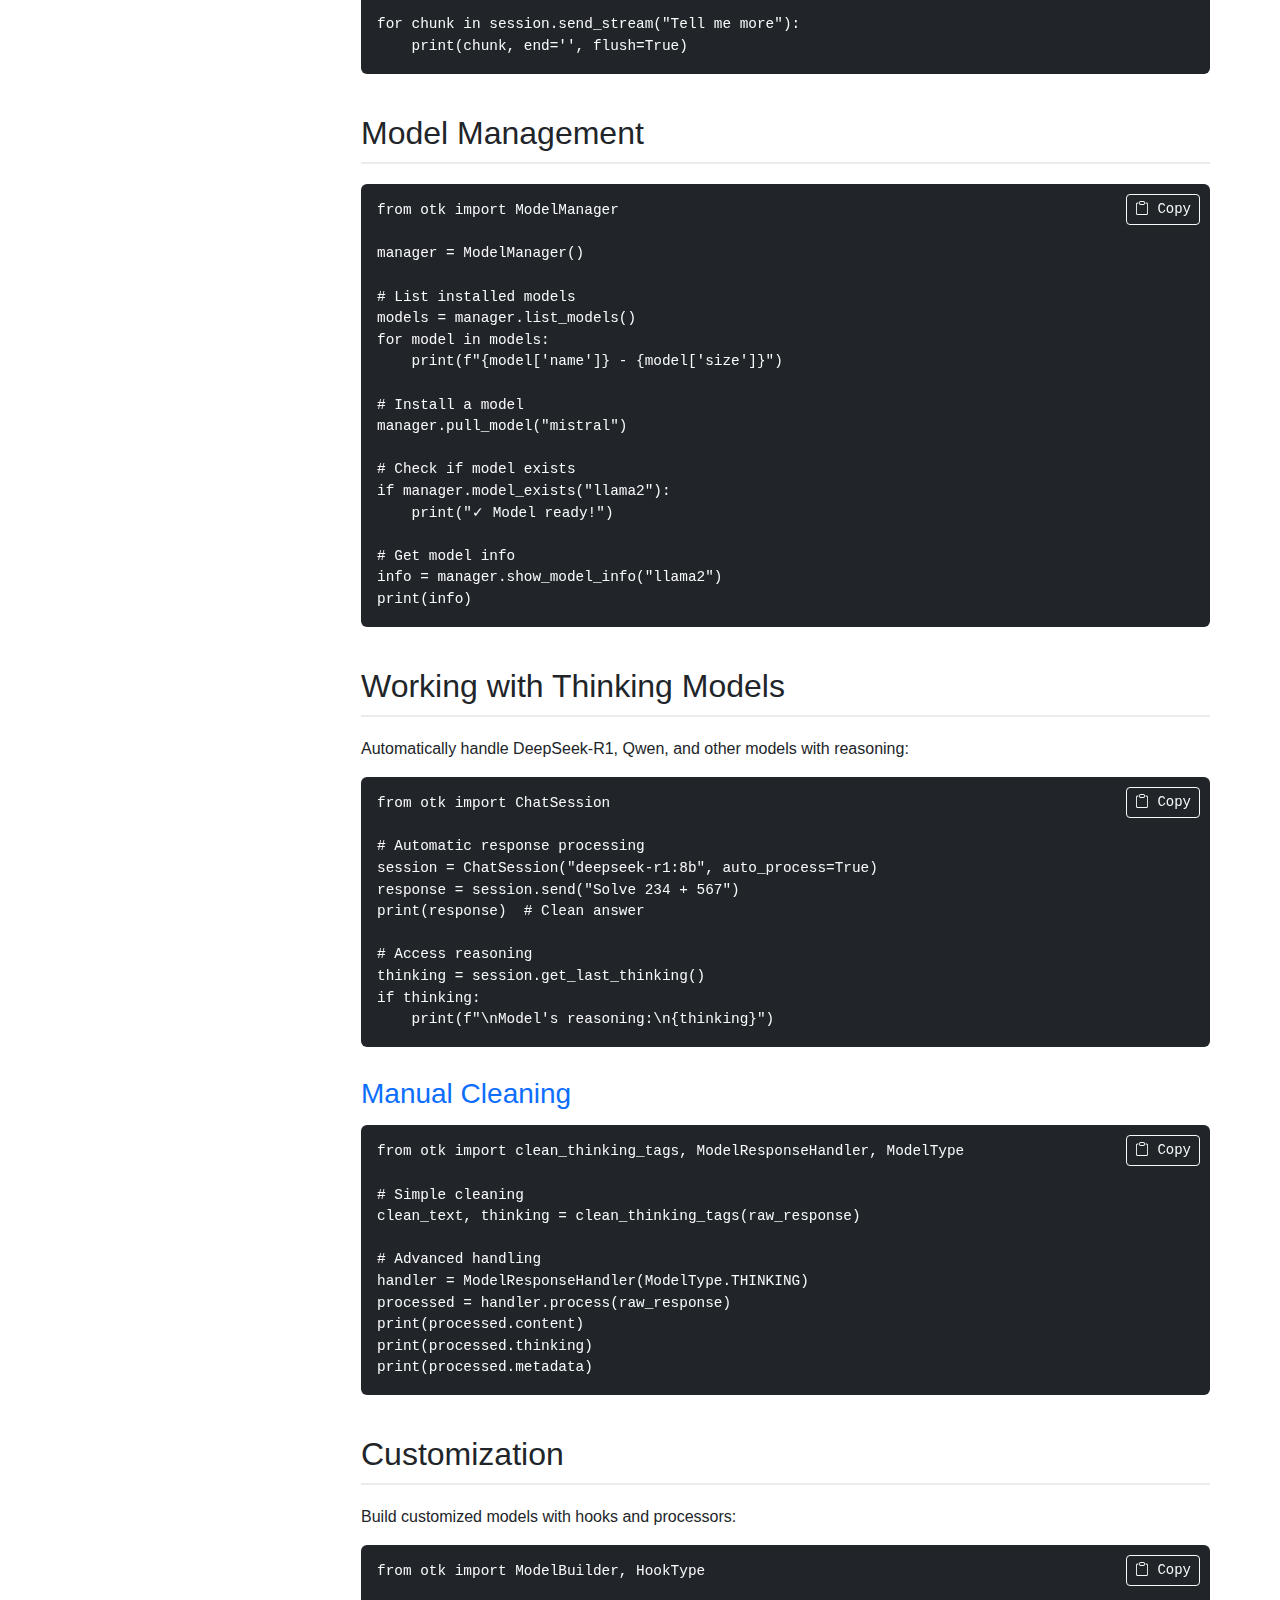
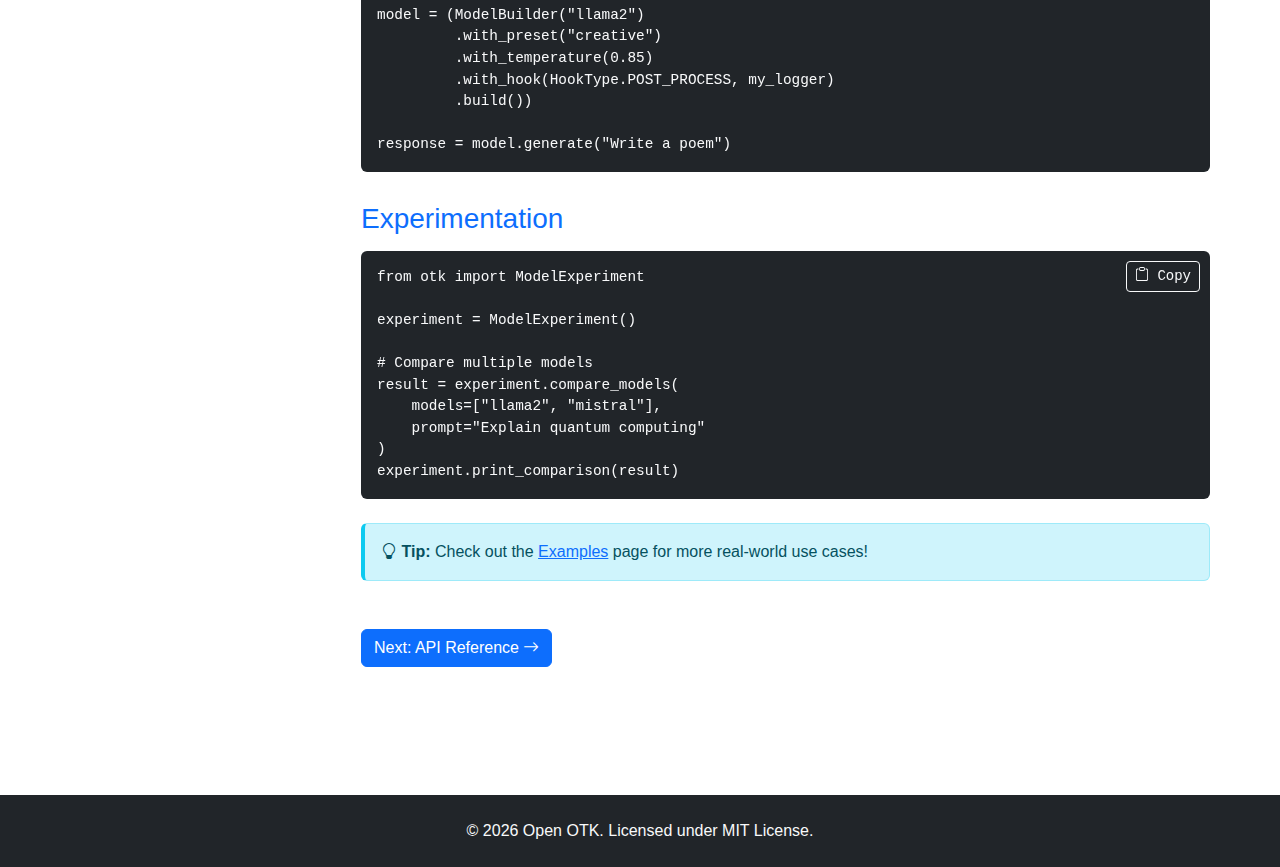
<file: quickstart.html>
<!DOCTYPE html>
<html lang="en">
<head>
    <meta charset="UTF-8">
    <meta name="viewport" content="width=device-width, initial-scale=1.0">
    <title>Quick Start - Open OTK</title>
    <link href="https://cdn.jsdelivr.net/npm/bootstrap@5.3.0/dist/css/bootstrap.min.css" rel="stylesheet">
    <link rel="stylesheet" href="https://cdn.jsdelivr.net/npm/bootstrap-icons@1.11.0/font/bootstrap-icons.css">
    <link rel="stylesheet" href="css/style.css">
</head>
<body>
    <nav class="navbar navbar-expand-lg navbar-dark bg-dark fixed-top">
        <div class="container">
            <a class="navbar-brand fw-bold" href="index.html">
                <i class="bi bi-box-seam"></i> Open OTK
            </a>
            <button class="navbar-toggler" type="button" data-bs-toggle="collapse" data-bs-target="#navbarNav">
                <span class="navbar-toggler-icon"></span>
            </button>
            <div class="collapse navbar-collapse" id="navbarNav">
                <ul class="navbar-nav ms-auto">
                    <li class="nav-item"><a class="nav-link" href="index.html">Home</a></li>
                    <li class="nav-item"><a class="nav-link" href="installation.html">Installation</a></li>
                    <li class="nav-item"><a class="nav-link active" href="quickstart.html">Quick Start</a></li>
                    <li class="nav-item"><a class="nav-link" href="api.html">API</a></li>
                    <li class="nav-item"><a class="nav-link" href="examples.html">Examples</a></li>
                    <li class="nav-item"><a class="nav-link" href="https://github.com/aiextension/open-otk" target="_blank"><i class="bi bi-github"></i> GitHub</a></li>
                </ul>
            </div>
        </div>
    </nav>

    <div class="container content-section">
        <div class="row">
            <div class="col-lg-3">
                <div class="sidebar">
                    <nav class="nav flex-column">
                        <a class="nav-link active" href="#basic-usage">Basic Usage</a>
                        <a class="nav-link" href="#chat-session">Chat Session</a>
                        <a class="nav-link" href="#streaming">Streaming</a>
                        <a class="nav-link" href="#model-management">Model Management</a>
                        <a class="nav-link" href="#thinking-models">Thinking Models</a>
                        <a class="nav-link" href="#customization">Customization</a>
                    </nav>
                </div>
            </div>

            <div class="col-lg-9">
                <h1 class="mb-4">Quick Start Guide</h1>
                <p class="lead">Learn the basics of Open OTK in minutes</p>

                <section id="basic-usage">
                    <h2>Basic Usage</h2>
                    <p>Generate text with any Ollama model:</p>
                    <pre class="bg-dark text-light p-3 rounded"><code>from otk import OllamaClient

client = OllamaClient()
response = client.generate("llama2", "Tell me a joke")
print(response)</code></pre>
                </section>

                <section id="chat-session">
                    <h2>Chat Session</h2>
                    <p>Maintain conversation context:</p>
                    <pre class="bg-dark text-light p-3 rounded"><code>from otk import ChatSession

session = ChatSession(
    model="llama2",
    system_message="You are a helpful assistant",
    temperature=0.7
)

response = session.send("Hello!")
print(response)

response = session.send("What's the weather like?")
print(response)

# View history
history = session.get_history()
print(f"Total messages: {len(history)}")</code></pre>
                </section>

                <section id="streaming">
                    <h2>Streaming Responses</h2>
                    <p>Get real-time streaming output:</p>
                    <pre class="bg-dark text-light p-3 rounded"><code>from otk import OllamaClient

client = OllamaClient()

print("Response: ", end="")
for chunk in client.stream_generate("llama2", "Write a story"):
    print(chunk, end='', flush=True)
print()</code></pre>

                    <h3>Stream with Chat Session</h3>
                    <pre class="bg-dark text-light p-3 rounded"><code>from otk import ChatSession

session = ChatSession("llama2")

for chunk in session.send_stream("Tell me more"):
    print(chunk, end='', flush=True)</code></pre>
                </section>

                <section id="model-management">
                    <h2>Model Management</h2>
                    <pre class="bg-dark text-light p-3 rounded"><code>from otk import ModelManager

manager = ModelManager()

# List installed models
models = manager.list_models()
for model in models:
    print(f"{model['name']} - {model['size']}")

# Install a model
manager.pull_model("mistral")

# Check if model exists
if manager.model_exists("llama2"):
    print("✓ Model ready!")

# Get model info
info = manager.show_model_info("llama2")
print(info)</code></pre>
                </section>

                <section id="thinking-models">
                    <h2>Working with Thinking Models</h2>
                    <p>Automatically handle DeepSeek-R1, Qwen, and other models with reasoning:</p>
                    <pre class="bg-dark text-light p-3 rounded"><code>from otk import ChatSession

# Automatic response processing
session = ChatSession("deepseek-r1:8b", auto_process=True)
response = session.send("Solve 234 + 567")
print(response)  # Clean answer

# Access reasoning
thinking = session.get_last_thinking()
if thinking:
    print(f"\nModel's reasoning:\n{thinking}")</code></pre>

                    <h3>Manual Cleaning</h3>
                    <pre class="bg-dark text-light p-3 rounded"><code>from otk import clean_thinking_tags, ModelResponseHandler, ModelType

# Simple cleaning
clean_text, thinking = clean_thinking_tags(raw_response)

# Advanced handling
handler = ModelResponseHandler(ModelType.THINKING)
processed = handler.process(raw_response)
print(processed.content)
print(processed.thinking)
print(processed.metadata)</code></pre>
                </section>

                <section id="customization">
                    <h2>Customization</h2>
                    <p>Build customized models with hooks and processors:</p>
                    <pre class="bg-dark text-light p-3 rounded"><code>from otk import ModelBuilder, HookType

model = (ModelBuilder("llama2")
         .with_preset("creative")
         .with_temperature(0.85)
         .with_hook(HookType.POST_PROCESS, my_logger)
         .build())

response = model.generate("Write a poem")</code></pre>

                    <h3>Experimentation</h3>
                    <pre class="bg-dark text-light p-3 rounded"><code>from otk import ModelExperiment

experiment = ModelExperiment()

# Compare multiple models
result = experiment.compare_models(
    models=["llama2", "mistral"],
    prompt="Explain quantum computing"
)
experiment.print_comparison(result)</code></pre>
                </section>

                <div class="alert alert-info mt-4">
                    <i class="bi bi-lightbulb"></i> <strong>Tip:</strong> Check out the <a href="examples.html">Examples</a> page for more real-world use cases!
                </div>

                <div class="mt-5">
                    <a href="api.html" class="btn btn-primary">
                        Next: API Reference <i class="bi bi-arrow-right"></i>
                    </a>
                </div>
            </div>
        </div>
    </div>

    <footer class="bg-dark text-light py-4 mt-5">
        <div class="container text-center">
            <p class="mb-0">&copy; 2026 Open OTK. Licensed under MIT License.</p>
        </div>
    </footer>

    <script src="https://cdn.jsdelivr.net/npm/bootstrap@5.3.0/dist/js/bootstrap.bundle.min.js"></script>
    <script src="js/script.js"></script>
</body>
</html>
</file>
<file: css/style.css>
:root {
    --primary-color: #0d6efd;
    --secondary-color: #6c757d;
    --dark-bg: #1a1d20;
    --code-bg: #2d3339;
}

body {
    padding-top: 56px;
    font-family: 'Segoe UI', Tahoma, Geneva, Verdana, sans-serif;
}

/* Navigation */
.navbar {
    box-shadow: 0 2px 4px rgba(0,0,0,0.1);
}

.navbar-brand {
    font-size: 1.5rem;
}

.nav-link {
    transition: color 0.3s ease;
}

.nav-link:hover {
    color: var(--primary-color) !important;
}

/* Hero Section */
.hero-section {
    background: linear-gradient(135deg, #667eea 0%, #764ba2 100%);
    color: white;
    padding: 100px 0;
    min-height: 600px;
    display: flex;
    align-items: center;
}

.hero-section h1 {
    font-size: 4rem;
    font-weight: 700;
}

.hero-section .lead {
    font-size: 1.5rem;
    opacity: 0.9;
}

.hero-section .btn {
    padding: 12px 30px;
    font-size: 1.1rem;
}

/* Cards */
.card {
    transition: transform 0.3s ease, box-shadow 0.3s ease;
}

.card:hover {
    transform: translateY(-5px);
    box-shadow: 0 10px 20px rgba(0,0,0,0.1) !important;
}

.feature-icon i {
    transition: transform 0.3s ease;
}

.card:hover .feature-icon i {
    transform: scale(1.1);
}

/* Code Blocks */
pre {
    border-radius: 8px;
    font-size: 0.9rem;
}

code {
    color: #e83e8c;
}

pre code {
    color: #f8f9fa;
}

/* Stat Section */
.stat-item {
    padding: 20px;
}

.stat-item i {
    opacity: 0.9;
}

/* Sidebar Navigation */
.sidebar {
    position: sticky;
    top: 80px;
    height: calc(100vh - 100px);
    overflow-y: auto;
}

.sidebar .nav-link {
    color: #495057;
    padding: 8px 15px;
    border-left: 3px solid transparent;
    transition: all 0.3s ease;
}

.sidebar .nav-link:hover,
.sidebar .nav-link.active {
    color: var(--primary-color);
    border-left-color: var(--primary-color);
    background-color: #f8f9fa;
}

/* Content Section */
.content-section {
    padding: 80px 0;
}

.content-section h2 {
    margin-top: 40px;
    margin-bottom: 20px;
    padding-bottom: 10px;
    border-bottom: 2px solid #e9ecef;
}

.content-section h3 {
    margin-top: 30px;
    margin-bottom: 15px;
    color: var(--primary-color);
}

/* Tables */
.table {
    font-size: 0.95rem;
}

.table thead {
    background-color: #f8f9fa;
}

/* Alert Boxes */
.alert {
    border-left: 4px solid;
}

.alert-info {
    border-left-color: #0dcaf0;
}

.alert-success {
    border-left-color: #198754;
}

.alert-warning {
    border-left-color: #ffc107;
}

/* Footer */
footer {
    margin-top: auto;
}

footer a {
    text-decoration: none;
    transition: color 0.3s ease;
}

footer a:hover {
    color: var(--primary-color) !important;
}

.social-links a {
    font-size: 1.5rem;
    transition: transform 0.3s ease;
    display: inline-block;
}

.social-links a:hover {
    transform: translateY(-3px);
    color: var(--primary-color) !important;
}

/* Responsive */
@media (max-width: 768px) {
    .hero-section {
        padding: 60px 0;
        min-height: auto;
    }
    
    .hero-section h1 {
        font-size: 2.5rem;
    }
    
    .sidebar {
        position: static;
        height: auto;
        margin-bottom: 30px;
    }
}

/* Animations */
@keyframes fadeIn {
    from {
        opacity: 0;
        transform: translateY(20px);
    }
    to {
        opacity: 1;
        transform: translateY(0);
    }
}

.fade-in {
    animation: fadeIn 0.6s ease-out;
}

/* Scroll Behavior */
html {
    scroll-behavior: smooth;
}

/* Custom Scrollbar */
::-webkit-scrollbar {
    width: 10px;
}

::-webkit-scrollbar-track {
    background: #f1f1f1;
}

::-webkit-scrollbar-thumb {
    background: #888;
    border-radius: 5px;
}

::-webkit-scrollbar-thumb:hover {
    background: #555;
}
</file>
